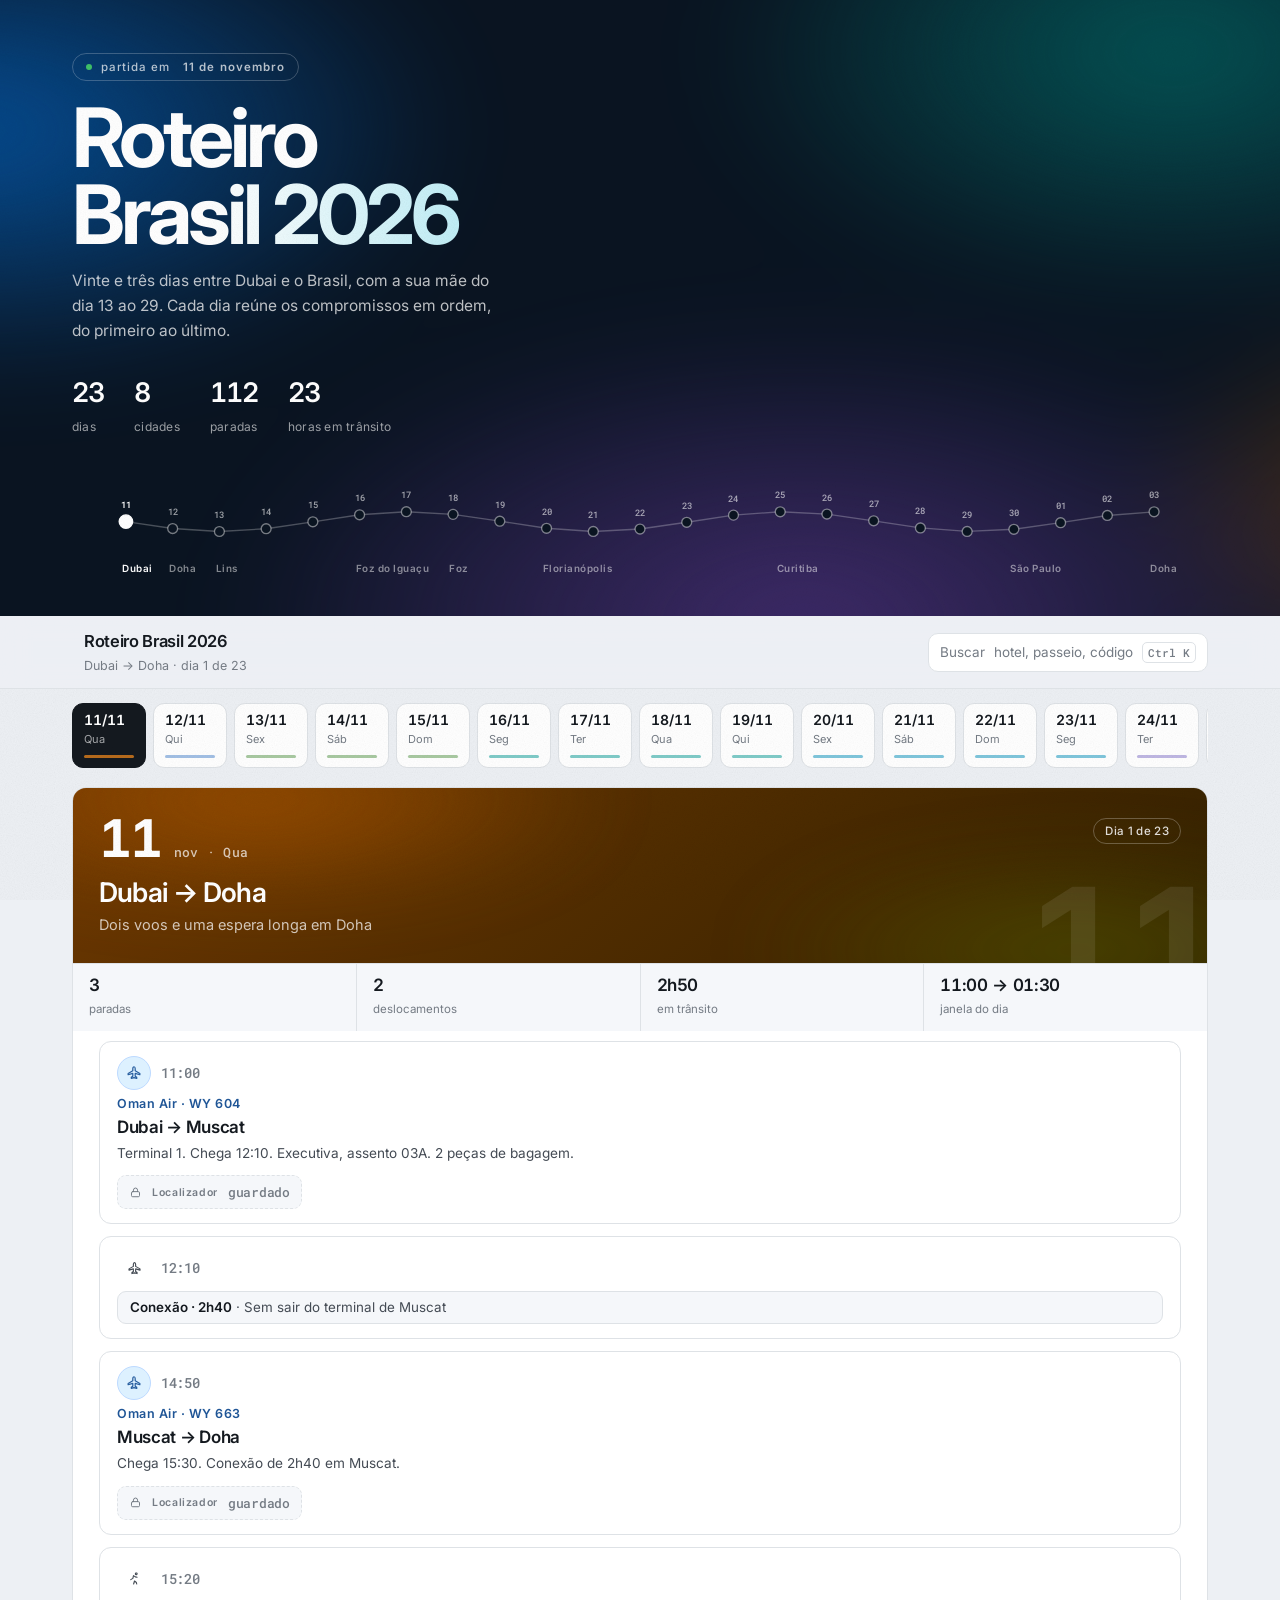
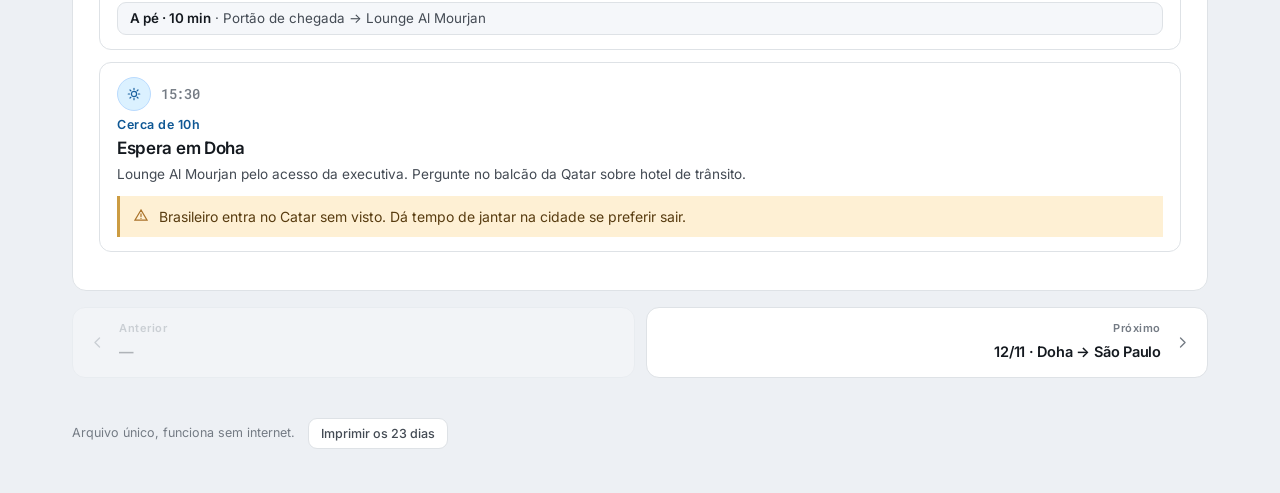
<file: index.html>
<!doctype html>
<html lang="pt-BR">
<head>
<meta charset="utf-8">
<meta name="viewport" content="width=device-width,initial-scale=1,viewport-fit=cover">
<meta name="color-scheme" content="light dark">
<meta name="theme-color" content="#101419">
<title>Roteiro Brasil 2026</title>
<link rel="preconnect" href="https://fonts.googleapis.com">
<link rel="preconnect" href="https://fonts.gstatic.com" crossorigin>
<link href="https://fonts.googleapis.com/css2?family=Inter:wght@400;500;600;700&family=Roboto+Mono:wght@400;500&display=swap" rel="stylesheet">
<style>
:root{
  --bg:#eef1f4;            --bg:oklch(95.5% .006 250);
  --surf:#ffffff;          --surf:oklch(100% 0 0);
  --surf2:#f5f7f9;         --surf2:oklch(97.6% .004 250);
  --ink:#101419;           --ink:oklch(21% .015 255);
  --ink2:#3b4552;          --ink2:oklch(41% .018 255);
  --mut:#6d7885;           --mut:oklch(58% .016 255);
  --line:#e0e5ea;          --line:oklch(91% .007 255);
  --line2:#cdd5dc;         --line2:oklch(85% .011 255);
  --h-voo:255; --h-onibus:300; --h-hotel:165; --h-passeio:70;
  --h-jantar:20; --h-livre:250; --h-via:250; --h-festa:330;
  --ft:'Inter',-apple-system,BlinkMacSystemFont,'Segoe UI',Roboto,Arial,sans-serif;
  --fm:'Roboto Mono',ui-monospace,SFMono-Regular,Menlo,monospace;
  --mk:34px; --gap:16px; --esc:1;
  --r:14px;
}
@media (prefers-color-scheme:dark){
  :root{
    --bg:#0d1116;   --bg:oklch(17% .012 255);
    --surf:#141a21; --surf:oklch(21.5% .014 255);
    --surf2:#1a212a;--surf2:oklch(25% .015 255);
    --ink:#e9eef3;  --ink:oklch(94% .008 255);
    --ink2:#b7c2ce; --ink2:oklch(81% .014 255);
    --mut:#8593a1;  --mut:oklch(65% .018 255);
    --line:#232c36; --line:oklch(29% .016 255);
    --line2:#313d49;--line2:oklch(36% .018 255);
  }
}
*{box-sizing:border-box}
.grao{position:fixed;inset:0;z-index:1;pointer-events:none;opacity:.5;mix-blend-mode:multiply;
  background-image:url("data:image/svg+xml,%3Csvg xmlns='http://www.w3.org/2000/svg' width='160' height='160'%3E%3Cfilter id='n'%3E%3CfeTurbulence type='fractalNoise' baseFrequency='.9' numOctaves='3'/%3E%3CfeColorMatrix type='saturate' values='0'/%3E%3C/filter%3E%3Crect width='160' height='160' filter='url(%23n)' opacity='.22'/%3E%3C/svg%3E")}
@media (prefers-color-scheme:dark){.grao{mix-blend-mode:screen;opacity:.22}}
html{-webkit-text-size-adjust:100%;scroll-behavior:smooth}
body{margin:0;background:var(--bg);color:var(--ink);
  font:400 16px/1.55 var(--ft);-webkit-font-smoothing:antialiased;text-wrap:pretty}
svg{display:block}
h1,h2,h3{text-wrap:balance}

/* cabeçalho */
.topo{position:sticky;top:0;z-index:50;background:color-mix(in oklab,var(--bg) 88%,transparent);
  backdrop-filter:saturate(180%) blur(14px);border-bottom:1px solid var(--line)}
.topo .in{max-width:1180px;margin:0 auto;padding:13px 22px;display:flex;gap:18px;align-items:center}
.marca{display:flex;align-items:center;gap:12px;min-width:0}
.marca .anel{flex:0 0 auto}
.marca h1{margin:0;font-size:16.5px;font-weight:600;letter-spacing:-.02em;white-space:nowrap;
  overflow:hidden;text-overflow:ellipsis}
.marca p{margin:1px 0 0;font-size:12.5px;color:var(--mut);white-space:nowrap}
.cmd{margin-left:auto;display:flex;align-items:center;gap:9px;cursor:pointer;background:var(--surf);
  border:1px solid var(--line);border-radius:10px;padding:8px 11px;color:var(--mut);font:400 13.5px var(--ft)}
.cmd:hover{border-color:var(--line2);color:var(--ink2)}
.cmd kbd{font:500 11px var(--fm);border:1px solid var(--line);border-radius:5px;padding:2px 5px;color:var(--mut)}
@media(max-width:640px){.cmd span{display:none}.marca p{display:none}}

/* herói */
.heroi{position:relative;overflow:hidden;background:oklch(19% .03 255);color:#fff;isolation:isolate}
.heroi .malha{position:absolute;inset:-30%;z-index:-1;filter:blur(48px);opacity:.85;
  background:
   radial-gradient(38% 42% at 18% 32%,oklch(52% .17 255/.85),transparent 62%),
   radial-gradient(36% 40% at 76% 24%,oklch(50% .15 190/.75),transparent 64%),
   radial-gradient(44% 46% at 58% 82%,oklch(46% .16 300/.7),transparent 66%),
   radial-gradient(30% 34% at 92% 70%,oklch(58% .16 60/.55),transparent 62%);
  animation:deriva 34s ease-in-out infinite alternate}
@keyframes deriva{
  0%{transform:translate3d(0,0,0) scale(1)}
  50%{transform:translate3d(-3%,2%,0) scale(1.08)}
  100%{transform:translate3d(3%,-2%,0) scale(1.03)}}
.heroi .in{max-width:1180px;margin:0 auto;padding:52px 22px 26px;position:relative}
.heroi .et{display:inline-flex;align-items:center;gap:9px;font:500 11.5px var(--ft);letter-spacing:.09em;
  color:rgba(255,255,255,.72);border:1px solid rgba(255,255,255,.22);border-radius:20px;padding:6px 13px}
.heroi .et i{width:6px;height:6px;border-radius:50%;background:oklch(72% .17 150);
  box-shadow:0 0 0 0 oklch(72% .17 150/.7);animation:pulso 2.6s ease-out infinite}
@keyframes pulso{70%{box-shadow:0 0 0 9px oklch(72% .17 150/0)}100%{box-shadow:0 0 0 0 oklch(72% .17 150/0)}}
.heroi h1{margin:18px 0 0;font-size:clamp(38px,8.4vw,82px);font-weight:700;letter-spacing:-.05em;line-height:.94}
.heroi h1 span{display:block;color:transparent;background:linear-gradient(92deg,#fff 12%,oklch(83% .1 210) 58%,oklch(78% .12 60));
  -webkit-background-clip:text;background-clip:text}
.heroi .sob{margin:16px 0 0;max-width:44ch;font-size:15.5px;line-height:1.6;color:rgba(255,255,255,.74)}
.heroi .nums{display:flex;flex-wrap:wrap;gap:30px;margin:28px 0 6px}
.heroi .nums div b{display:block;font-size:27px;font-weight:600;letter-spacing:-.035em;font-variant-numeric:tabular-nums}
.heroi .nums div span{font-size:12px;color:rgba(255,255,255,.6);letter-spacing:.02em}

/* mapa da rota */
.mapa{position:relative;max-width:1180px;margin:0 auto;padding:6px 22px 20px;overflow-x:auto;scrollbar-width:none}
.mapa::-webkit-scrollbar{display:none}
.mapa svg{min-width:940px;width:100%;height:120px;overflow:visible}
.mapa .fio{fill:none;stroke:rgba(255,255,255,.26);stroke-width:1.5;stroke-linecap:round}
.mapa .fio.feito{stroke:#fff;stroke-width:2;stroke-dasharray:var(--L);stroke-dashoffset:var(--L);
  animation:tracar 1.5s cubic-bezier(.6,0,.2,1) .25s forwards}
@keyframes tracar{to{stroke-dashoffset:0}}
.mapa .no{cursor:pointer}
.mapa .no circle{fill:oklch(19% .03 255);stroke:rgba(255,255,255,.45);stroke-width:1.5;transition:r .18s,stroke .18s}
.mapa .no:hover circle{stroke:#fff;r:7}
.mapa .no.at circle{fill:#fff;stroke:#fff;r:7.5}
.mapa .no.hoje circle{stroke:oklch(72% .17 150);stroke-width:2.5}
.mapa .no text{font:500 10.5px var(--fm);fill:rgba(255,255,255,.62);text-anchor:middle}
.mapa .no.at text{fill:#fff;font-weight:600}
.mapa .cid{font:600 11px var(--ft);fill:rgba(255,255,255,.5);letter-spacing:.05em}
.mapa .cid.at{fill:#fff}

/* trilho de dias */
.trilho{max-width:1180px;margin:0 auto;padding:0 22px}
.rol{display:flex;gap:7px;overflow-x:auto;scroll-snap-type:x proximity;padding:14px 0 15px;scrollbar-width:none}
.rol::-webkit-scrollbar{display:none}
.chip{flex:0 0 auto;scroll-snap-align:center;cursor:pointer;background:var(--surf);border:1px solid var(--line);
  border-radius:11px;padding:8px 11px 9px;font:inherit;color:var(--ink);text-align:left;min-width:74px;
  transition:border-color .16s,transform .16s}
.chip:hover{border-color:var(--line2);transform:translateY(-1px)}
.chip b{display:block;font:600 14px/1.1 var(--ft);font-variant-numeric:tabular-nums}
.chip i{display:block;font-style:normal;font-size:11px;color:var(--mut);margin-top:3px}
.chip u{display:block;height:3px;border-radius:2px;margin-top:7px;background:var(--rc);opacity:.5;text-decoration:none}
.chip[aria-current="true"]{background:var(--ink);border-color:var(--ink);color:var(--surf)}
.chip[aria-current="true"] i{color:color-mix(in oklab,var(--surf) 62%,transparent)}
.chip[aria-current="true"] u{opacity:1}
.chip.hoje b:after{content:"hoje";font:500 9.5px var(--ft);letter-spacing:.04em;margin-left:6px;
  color:var(--rc);vertical-align:1px}

/* folha */
.palco{max-width:1180px;margin:0 auto;padding:4px 22px 40px}
.folha{container-type:inline-size;background:var(--surf);border:1px solid var(--line);border-radius:var(--r);
  overflow:hidden;view-transition-name:folha}
.capa{position:relative;overflow:hidden;padding:30px 26px 26px;color:#fff;isolation:isolate;
  background:linear-gradient(140deg,oklch(40% .1 var(--rh)),oklch(26% .07 calc(var(--rh) + 26)))}
.capa:before{content:"";position:absolute;inset:-40% -10%;z-index:-1;filter:blur(42px);opacity:.75;
  background:radial-gradient(42% 52% at 22% 26%,oklch(62% .17 var(--rh)/.75),transparent 64%),
             radial-gradient(38% 48% at 82% 74%,oklch(54% .16 calc(var(--rh) + 60)/.6),transparent 66%);
  transform:translateY(var(--par,0px))}
.capa:after{content:attr(data-n);position:absolute;right:-14px;bottom:-46px;z-index:-1;
  font:700 168px/.72 var(--ft);letter-spacing:-.06em;color:rgba(255,255,255,.085);font-variant-numeric:tabular-nums}
.capa .l1{display:flex;gap:18px;align-items:flex-start;justify-content:space-between;flex-wrap:wrap}
.capa .dt{display:flex;align-items:baseline;gap:12px}
.capa .dt b{font-size:clamp(38px,7vw,52px);font-weight:700;letter-spacing:-.05em;line-height:.82;
  font-variant-numeric:tabular-nums}
.capa .dt i{font-style:normal;font:500 13px var(--fm);color:rgba(255,255,255,.72);letter-spacing:.02em}
.capa .tag{font:500 11.5px var(--ft);letter-spacing:.03em;color:rgba(255,255,255,.86);
  border:1px solid rgba(255,255,255,.26);border-radius:20px;padding:5px 11px}
.capa h2{margin:16px 0 0;font-size:clamp(20px,3.4cqi + 14px,27px);font-weight:600;letter-spacing:-.028em;line-height:1.15}
.capa p{margin:6px 0 0;font-size:14.5px;color:rgba(255,255,255,.72)}
.medidas{display:flex;gap:0;border-top:1px solid var(--line);background:var(--surf2)}
.medidas div{flex:1;padding:11px 16px;border-right:1px solid var(--line)}
.medidas div:last-child{border-right:0}
.medidas b{display:block;font:600 17px/1.2 var(--ft);letter-spacing:-.02em;font-variant-numeric:tabular-nums}
.medidas div{transition:background .2s}.medidas div:hover{background:var(--surf)}
.medidas span{font-size:11.5px;color:var(--mut)}

/* linha do tempo */
.tl{padding:10px 26px 26px}
.linha{display:flex;flex-wrap:wrap;align-items:center;column-gap:10px;row-gap:6px}
.linha.par,.linha.via{background:var(--surf);border:1px solid var(--line);border-radius:12px;
  padding:14px 17px;margin-bottom:12px;transition:border-color .2s,box-shadow .2s}
.linha.par:hover{border-color:oklch(72% .08 var(--h));box-shadow:0 6px 22px oklch(55% .13 var(--h)/.12)}
.linha.par>.mk,.linha.via>.mk{order:0}
.hh{order:1;text-align:left;font:500 14px/1 var(--fm);letter-spacing:-.02em;color:var(--mut);
  font-variant-numeric:tabular-nums}
.mk{width:var(--mk);height:var(--mk);border-radius:50%;display:flex;align-items:center;justify-content:center;
  background:oklch(95% .04 var(--h));border:1px solid oklch(88% .06 var(--h));flex:0 0 auto}
.mk svg{width:16px;height:16px;stroke:oklch(48% .12 var(--h));fill:none;stroke-width:1.8;stroke-linecap:round;stroke-linejoin:round}
@media (prefers-color-scheme:dark){
  .mk{background:oklch(30% .05 var(--h));border-color:oklch(38% .06 var(--h))}
  .mk svg{stroke:oklch(78% .11 var(--h))}
}
.par .cx{order:2;flex:1 0 100%}
.linha{opacity:0;transform:translateY(10px)}
.linha.vis{opacity:1;transform:none;transition:opacity .5s cubic-bezier(.2,.7,.3,1),transform .5s cubic-bezier(.2,.7,.3,1)}
@media (prefers-reduced-motion:reduce){.linha{opacity:1;transform:none}}
.par .rot{font:600 12.5px var(--ft);letter-spacing:.04em;color:oklch(45% .12 var(--h))}
@media (prefers-color-scheme:dark){.par .rot{color:oklch(76% .1 var(--h))}}
.par h3{margin:6px 0 5px;font-size:17px;font-weight:600;letter-spacing:-.018em;line-height:1.25}
.par p{margin:0;font-size:13.6px;line-height:1.5;color:var(--ink2)}
.cod{display:inline-flex;align-items:center;gap:10px;margin-top:12px;border:1px solid var(--line);
  background:var(--surf2);border-radius:9px;padding:7px 11px;font:500 13px var(--fm);letter-spacing:-.02em}
.cod b{font:600 10.5px var(--ft);letter-spacing:.06em;color:var(--mut)}
.cod.trv{cursor:pointer;color:var(--mut);border-style:dashed}
.cod.trv:hover{border-color:var(--line2);color:var(--ink2)}
.cod svg{width:13px;height:13px;stroke:currentColor;fill:none;stroke-width:1.8;stroke-linecap:round}
.pal .aviso{padding:0 18px 14px;color:oklch(55% .16 25);font-size:13px}
.pal .ok{padding:0 18px 14px;color:var(--mut);font-size:13px}
.av{display:flex;gap:10px;margin-top:12px;font-size:14px;line-height:1.5;
  color:oklch(38% .07 75);background:oklch(96% .04 85);border-left:3px solid oklch(72% .12 80);padding:10px 13px}
@media (prefers-color-scheme:dark){.av{color:oklch(88% .05 85);background:oklch(28% .04 80)}}
.av svg{flex:0 0 auto;width:16px;height:16px;stroke:oklch(60% .11 70);fill:none;stroke-width:1.8;stroke-linecap:round;margin-top:1px}
.via{color:var(--ink2);font-size:13.4px}
.via>span:last-child{order:2;flex:1 0 100%;background:var(--surf2);border:1px solid var(--line);border-radius:9px;padding:6px 12px;line-height:1.4}
.via .mk{background:none;border:0}
.via .mk svg{stroke:var(--ink2);width:15px;height:15px}
.via b{font-weight:600;color:var(--ink)}
.vao{display:none}
.tl>.linha:has(>.vao){display:none}

/* passos */
.passos{display:flex;gap:11px;margin-top:16px}
.passos button{flex:1;display:flex;align-items:center;gap:13px;cursor:pointer;background:var(--surf);
  border:1px solid var(--line);border-radius:13px;padding:13px 16px;font:inherit;color:var(--ink);text-align:left;
  transition:border-color .16s,transform .16s}
.passos button:hover:not(:disabled){border-color:var(--line2);transform:translateY(-1px)}
.passos button:disabled{opacity:.28;cursor:default}
.passos .fim{justify-content:flex-end;text-align:right}
.passos svg{flex:0 0 auto;width:17px;height:17px;stroke:var(--mut);fill:none;stroke-width:1.9;stroke-linecap:round;stroke-linejoin:round}
.passos b{display:block;font:600 11px var(--ft);letter-spacing:.05em;color:var(--mut);margin-bottom:4px}
.passos em{font-style:normal;font-size:14.5px;font-weight:600;letter-spacing:-.015em}

/* paleta de comandos */
.overlay{position:fixed;inset:0;z-index:100;background:color-mix(in oklab,var(--ink) 42%,transparent);
  display:none;align-items:flex-start;justify-content:center;padding:14vh 18px 18px;backdrop-filter:blur(3px)}
.overlay.on{display:flex}
.pal{width:min(640px,100%);background:var(--surf);border:1px solid var(--line2);border-radius:15px;overflow:hidden;
  box-shadow:0 24px 60px rgba(0,0,0,.28)}
.pal input{width:100%;border:0;border-bottom:1px solid var(--line);background:none;color:var(--ink);
  padding:16px 18px;font:400 16px var(--ft)}
.pal input:focus{outline:none}
.pal .saida{max-height:52vh;overflow:auto;padding:6px}
.pal .it{display:flex;gap:13px;align-items:center;width:100%;text-align:left;background:none;border:0;cursor:pointer;
  border-radius:9px;padding:10px 12px;font:inherit;color:var(--ink)}
.pal .it[data-sel="1"]{background:var(--surf2)}
.pal .it .d{font:500 12px var(--fm);color:var(--mut);flex:0 0 46px}
.pal .it b{font-size:14.5px;font-weight:500}
.pal .it small{display:block;color:var(--mut);font-size:12.5px}
.pal .rod{border-top:1px solid var(--line);padding:9px 14px;color:var(--mut);font-size:11.5px;display:flex;gap:14px}
.pal .vazio{padding:20px;color:var(--mut);font-size:14px;text-align:center}

.rodape{max-width:1180px;margin:0 auto;padding:0 22px 44px;color:var(--mut);font-size:12.5px;
  display:flex;gap:13px;flex-wrap:wrap;align-items:center}
.rodape button{cursor:pointer;background:var(--surf);border:1px solid var(--line);border-radius:9px;
  padding:7px 12px;font:500 12.5px var(--ft);color:var(--ink2)}
:focus-visible{outline:2px solid oklch(60% .14 255);outline-offset:2px}

@container (max-width:560px){
  :root{--mk:26px;--gap:8px}
  .tl{padding:8px 16px 20px}
  .capa{padding:18px}
  .medidas{flex-wrap:wrap}
  .linha.par,.linha.via{padding:12px 14px}
  .hh{font-size:13.5px}
}
@media(max-width:560px){.palco{padding:2px 14px 34px}.trilho{padding:0 14px}.topo .in{padding:11px 14px}}

@media print{
  .topo,.trilho,.passos,.rodape,.overlay{display:none}
  body{background:#fff}
  .palco{padding:0;max-width:none}
  .folha{page-break-after:always;border:0;border-radius:0;margin-bottom:0}
  .capa{color:#000;background:none;border-bottom:2px solid #000}
  .capa .dt i,.capa p{color:#444}
  .linha{opacity:1!important;transform:none!important}
}
@media(prefers-reduced-motion:reduce){*{animation:none!important;transition:none!important;scroll-behavior:auto}}
::view-transition-old(folha),::view-transition-new(folha){animation-duration:.22s}
</style>
</head>
<body>
<div class="grao" aria-hidden="true"></div>

<section class="heroi">
  <div class="malha" aria-hidden="true"></div>
  <div class="in">
    <span class="et"><i></i>partida em <b id="faltam" style="font-weight:600;margin-left:4px"></b></span>
    <h1>Roteiro<span>Brasil 2026</span></h1>
    <p class="sob">Vinte e três dias entre Dubai e o Brasil, com a sua mãe do dia 13 ao 29. Cada dia reúne os compromissos em ordem, do primeiro ao último.</p>
    <div class="nums" id="nums"></div>
  </div>
  <div class="mapa"><div id="rota"></div></div>
</section>

<header class="topo"><div class="in">
  <div class="marca">
    <span class="anel" id="anel"></span>
    <span><h1>Roteiro Brasil 2026</h1><p id="sub">Rafael e mãe · 23 dias</p></span>
  </div>
  <button class="cmd" id="abrirPal" type="button">Buscar <span>hotel, passeio, código</span> <kbd>Ctrl K</kbd></button>
</div></header>

<nav class="trilho"><div class="rol" id="rol"></div></nav>
<div class="palco">
  <main id="tela"></main>
  <nav class="passos" id="passos"></nav>
</div>
<p class="rodape"><span>Arquivo único, funciona sem internet.</span>
  <button type="button" id="imp">Imprimir os 23 dias</button></p>

<div class="overlay" id="ov"><div class="pal">
  <input id="q" type="text" placeholder="Ir para um dia, hotel, passeio ou código" autocomplete="off">
  <div class="saida" id="saida"></div>
  <div class="rod"><span>↑↓ navegar</span><span>Enter abrir</span><span>Esc fechar</span></div>
</div></div>

<script>
const DADOS={"PEND": [{"n": "Outubro", "t": "Museu do Ipiranga · 01/12", "p": "Entrada por horário marcado. Monitorar a abertura do calendário em meados de outubro."}, {"n": "Outubro", "t": "Confirmar local e horário do ENADE · 29/11", "p": "O cartão de confirmação sai antes da prova. Cheque o endereço e o horário de fechamento dos portões, e avise a mãe onde encontrar você depois."}, {"n": "Agora", "t": "Código da reserva do Novotel Curitiba", "p": "O hotel mudou do Pestana para o Novotel, na Rua Doutor Pedrosa 288. Preencha o código nos dias 24 e 29 e avise a Serra Verde Express do novo endereço do apanhe da Litorina."}, {"n": "Agora", "t": "Chão Batido abre na segunda? · 23/11", "p": "O jantar do dia 23 é em Santo Antônio de Lisboa, depois do pôr do sol. Confirme por telefone que a casa abre segunda antes de contar com ela."}, {"n": "Novembro", "t": "Transfer Sooz → GRU · noite de 01/12", "p": "Voo 02:10. Sair do hotel 22:30, estar no aeroporto às 23:10."}, {"n": "Novembro", "t": "Reservar os jantares que enchem", "p": "El Señor Asador no sábado 21 e Chão Batido na segunda 23, em Florianópolis. Ibérico e Taco El Pancho em Curitiba. Graça Mineira em São Paulo. Por telefone ou WhatsApp, uma semana antes."}, {"n": "Feito", "t": "Seguro da mãe · dia na Argentina", "p": "Contratado só para a travessia de 18/11, que é onde ele é exigido. Cobertura doméstica fica por conta do convênio dela."}], "D": [{"d": "11", "m": "nov", "sem": "Qua", "c": "Dubai → Doha", "r": "Dois voos e uma espera longa em Doha", "i": [{"h": "11:00", "k": "voo", "g": "Oman Air · WY 604", "t": "Dubai → Muscat", "x": "Terminal 1. Chega 12:10. Executiva, assento 03A. 2 peças de bagagem.", "cod": "pfk5oK5NkqwxJDt2EJCf1vU8sPPRKMm1Ag+FOc7Cb+HYXg==", "cl": "Localizador", "cf": 1}, {"mv": "2h40|Conexão|Sem sair do terminal de Muscat|12:10"}, {"h": "14:50", "k": "voo", "g": "Oman Air · WY 663", "t": "Muscat → Doha", "x": "Chega 15:30. Conexão de 2h40 em Muscat.", "cod": "O75QFeCKRwxbDqr5do+daDFrhV3D1+uyCrrfnF6TpPfTrg==", "cl": "Localizador", "cf": 1}, {"mv": "10 min|A pé|Portão de chegada → Lounge Al Mourjan|15:20"}, {"h": "15:30", "k": "livre", "g": "Cerca de 10h", "t": "Espera em Doha", "x": "Lounge Al Mourjan pelo acesso da executiva. Pergunte no balcão da Qatar sobre hotel de trânsito.", "av": "Brasileiro entra no Catar sem visto. Dá tempo de jantar na cidade se preferir sair."}]}, {"d": "12", "m": "nov", "sem": "Qui", "c": "Doha → São Paulo", "r": "Chegada, Mercadão e ônibus noturno para Lins", "i": [{"h": "01:35", "k": "voo", "g": "Qatar Airways · WY 6029", "t": "Doha → Guarulhos", "x": "Chega 10:40 no Terminal 3. Qsuite, assento 5K.", "cod": "agpcvCJyy6NkZr+sujGV5s/RxDDo2LZAmmBSsuL1B7VMUg==", "cl": "Reserva Qatar", "cf": 1}, {"h": "11:30", "k": "via", "g": "Transfer · 50 min", "t": "GRU Terminal 3 → ibis, na República", "x": "Já reservado. Chegada por volta das 12:20. Deixe as malas no hotel antes de sair.", "cod": "S5WG1+RAMMxvXlK9hHLJOAXeLNum8MlfCr/9dnh9R0gO+pj3Gg==", "cl": "Booking", "cf": 1}, {"mv": "15 min|Uber|ibis → Mercadão|12:25"}, {"h": "12:40", "k": "passeio", "g": "2h", "t": "Mercado Municipal", "x": "Almoce lá: sanduíche de mortadela no mezanino, no Hocca Bar ou no Bar do Mané, e pastel de bacalhau no Hocca. Depois desça e ande pelos boxes de frutas, que dão prova.", "av": "Fecha às 18:00. Leve algum dinheiro, parte dos boxes ainda prefere espécie."}, {"mv": "15 min|Uber|Mercadão → ibis|14:45"}, {"h": "15:00", "k": "hotel", "g": "Check-in", "t": "ibis budget SP Centro São João", "x": "Av. São João 1140, Centro. Check-in até 23:30. Sem café da manhã.", "cod": "uWF/qKcCvDr4iKoz95dnN+PECZUb+XjsNfhDWAccnaEayYNCx40+N2DaHssKnqMhYDl+/A==", "cl": "Reserva", "cf": 1}, {"mv": "50 min|Uber|Hotel → Studio Maurício Cácomo|15:10"}, {"h": "16:00", "k": "passeio", "g": "1h30", "t": "Corte no Studio Maurício Cácomo", "x": "R. Dr. Artur Bernardes, 143, Centro, Guarulhos. Atendimento até por volta das 17:30.", "av": "São Paulo → Guarulhos tem trânsito imprevisível nesse horário. Os tempos de Uber são estimativas, saia com folga."}, {"mv": "60 min|Uber|Studio Maurício Cácomo → Hotel|17:30"}, {"h": "19:30", "k": "jantar", "t": "Restaurante do ibis budget", "x": "Jantar no próprio hotel antes de sair. Evita procurar lugar no centro à noite carregando mala."}, {"mv": "20 min|Uber|Hotel → Terminal Barra Funda|21:00"}, {"h": "22:15", "k": "onibus", "g": "Reunidas", "t": "Barra Funda → Lins", "x": "Leito cama, poltrona 55, plataforma 10. Chegue por volta das 21:20, com folga.", "cod": "zPN9CizFaldB1e2NkwNZD/hDXfzlwljnE12+iJy9q4YpYtkV2Z8BLg==", "cl": "Bilhete", "cf": 1}]}, {"d": "13", "m": "nov", "sem": "Sex", "c": "Lins", "r": "Chegada de madrugada e dia com a família", "i": [{"h": "05:30", "k": "via", "g": "Chegada", "t": "Rodoviária de Lins", "x": "Av. Tiradentes 2401. Sua mãe busca vocês no desembarque."}, {"mv": "15 min|Carro|Rodoviária de Lins → Parque Alto da Boa Vista|05:45"}, {"h": "06:00", "k": "livre", "t": "Casa da família", "x": "Vá direto para a casa da sua mãe. Banho, café e descanso antes de o dia começar."}, {"h": "—", "k": "livre", "g": "Dia inteiro", "t": "Família e cidade", "x": "Dia livre com os irmãos e as crianças. Sem nada marcado."}, {"h": "19:00", "k": "jantar", "t": "Em casa, com a mãe", "x": "Sem restaurante. Ela cozinha."}]}, {"d": "14", "m": "nov", "sem": "Sáb", "c": "Lins", "r": "Dia livre", "i": [{"h": "—", "k": "livre", "g": "Dia livre", "t": "Sem planos", "x": "Festa de 90 anos da vó Maria cancelada. Dia aberto com a família."}]}, {"d": "15", "m": "nov", "sem": "Dom", "c": "Lins → Bauru → Foz", "r": "Manhã com a família e a conexão mais apertada da viagem", "i": [{"h": "08:15", "k": "livre", "g": "Manhã e início da tarde", "t": "Livre com a família", "x": "Despedida sem pressa. Faça a refeição principal aqui, porque em Bauru sobra pouco mais de uma hora."}, {"mv": "10 min|Carro|Casa da família → Rodoviária de Lins|14:30"}, {"h": "15:05", "k": "onibus", "g": "Reunidas", "t": "Lins → Bauru", "x": "Executivo. Rafa poltrona 3, mãe poltrona 4. Chega 17:20. Chegue por volta das 14:40.", "cod": "p6pw7tfwIrWN1US/5dp2+sLZjcOBfzlV6GNIhXcEdZ3q/bewj/ZCJXFfJ8TJvA9/VtDacFSpe6z7LmWUv9EgWkas", "cl": "Bilhetes", "cf": 1}, {"h": "17:20", "k": "livre", "g": "1h55 até o Garcia", "t": "Bauru", "x": "Sem tempo para sair da rodoviária. Coma algo ali mesmo e fique de olho na plataforma.", "av": "É a folga mais curta do roteiro. Se o Reunidas atrasar muito, o Garcia das 19:15 é o único do dia. Plano B: Hotel Saint Martin, a minutos da rodoviária."}, {"h": "19:15", "k": "onibus", "g": "Viação Garcia", "t": "Bauru → Foz do Iguaçu", "x": "Cabine cama. Rafa poltrona 79, mãe poltrona 80. Linha Ribeirão Preto–Foz do Iguaçu.", "cod": "5W7h+XS3tyNoFEcLMaLI90pefPfOu9vaux7cB/dZyhSmt4r8ul3shbR7fMgJUUjEkF4rK0m8yAs=", "cl": "Bilhetes", "av": "A plataforma não vem impressa no bilhete. Confirme no painel ao chegar em Bauru.", "cf": 1}]}, {"d": "16", "m": "nov", "sem": "Seg", "c": "Foz do Iguaçu", "r": "Chegada de ônibus e Itaipu à tarde. Dia curto de propósito", "i": [{"h": "09:25", "k": "via", "g": "Chegada", "t": "Rodoviária de Foz", "x": "Desembarque, retirada das malas do bagageiro e táxi ou app. Conte uns 30 min até estar no carro."}, {"mv": "20 min|Uber|Rodoviária de Foz → Recanto Cataratas|09:55"}, {"h": "10:15", "k": "hotel", "g": "Guarda-volumes", "t": "Recanto Cataratas Thermas Resort", "x": "Av. Costa e Silva 3500. Check-in só às 15:00. Deixe as malas, use as piscinas termais e almoce ali antes de Itaipu.", "cod": "S6oKdjLoRi+XBov7osQ3VeX58QBkoaSkaEORwny8hDDA2O9yh0tRhGnISNoetJdtG/olwg==", "cl": "Reserva", "cf": 1}, {"mv": "25 min|Uber|Recanto Cataratas → Itaipu|14:05"}, {"h": "14:30", "k": "passeio", "t": "Itaipu Special Tour", "x": "Av. Tancredo Neves 6702. Visita às 15:00, chegue 30 min antes.", "cod": "Vukv/dGYAiduxOWENQUHUfQ5y09zYLEIA1z62suRv0HsyKtRupY=", "cl": "Ingresso", "av": "Nenhum tipo de bolsa é permitido, armário custa R$ 10. Calçado fechado sem salto. Documento com foto. Drones proibidos.", "cf": 1}, {"mv": "20 min|Uber|Itaipu → Monjolo|19:40"}, {"h": "20:00", "k": "jantar", "g": "Jantar decidido", "t": "Baru Gastronomia", "x": "Av. Paraná 3515, Monjolo. Contemporânea, porções generosas. Aberto das 07:00 à meia-noite, todos os dias.", "cod": "Bni//2vUonIe4Y2Hgm+UBclVS3RjLSiosSAhRCEVzqAXP68BP2npWbMs/8hp", "cl": "Telefone", "cf": 1}]}, {"d": "17", "m": "nov", "sem": "Ter", "c": "Foz do Iguaçu", "r": "Manhã livre, Parque das Aves e o pôr do sol", "i": [{"h": "09:00", "k": "livre", "g": "Manhã livre", "t": "Descanso no Recanto", "x": "Termas, piscina e café sem pressa. O dia só começa de verdade às 13:00."}, {"mv": "20 min|Uber|Recanto Cataratas → Parque das Aves|12:40"}, {"h": "13:00", "k": "passeio", "g": "3h", "t": "Parque das Aves", "x": "Entrada válida das 08:30 às 16:30. Fica em frente ao Parque Nacional.", "cod": "dlU4LbpjmEpxzRh5PEeRV/Jj6WpTOC9uwSNrMnH8rv1hwqpMSd8=", "cl": "Ingresso", "cf": 1}, {"mv": "5 min|A pé|Parque das Aves → Centro de Visitantes|16:25"}, {"h": "16:30", "k": "passeio", "t": "Pôr do Sol nas Cataratas", "x": "Embarque no Centro de Visitantes às 17:00 ou 17:30. Desembarque no Espaço Naipi dá acesso aos elevadores da Garganta do Diabo sem trilha. Brinde com espumante incluso.", "cod": "qdz54jgIRF88ijGvjzOGfWZdMedjRB+uVgdiPSy3lMlvDWN0KZE=", "cl": "Ingresso", "av": "Retire a pulseira antes, na Sala de Turismo do Centro de Visitantes. Acontece com qualquer clima.", "cf": 1}, {"mv": "20 min|Uber|Espaço Naipi → Recanto Cataratas|19:40"}, {"h": "20:00", "k": "jantar", "t": "No Recanto Cataratas", "x": "Sem sair de novo. Vocês voltam do pôr do sol já tarde e o restaurante do resort resolve."}]}, {"d": "18", "m": "nov", "sem": "Qua", "c": "Foz → Argentina", "r": "Lado argentino das cataratas. Dia de passaporte", "i": [{"h": "—", "k": "passeio", "g": "Dia inteiro", "t": "Cataratas Argentinas", "x": "Transporte compartilhado, ingresso e taxa de turismo inclusos. O almoço não está incluso: coma nos restaurantes do parque ou leve lanche, porque o dia inteiro é dentro dele.", "cod": "pWabdcclnsnOr8oRlN1dzbzjGFINZIb05d8eP6Q4vE5BZeOzCOdPsQ==", "cl": "Reserva", "av": "Leve o passaporte e uma cópia do documento da mãe. O horário do apanhe é informado depois das 18:30 do dia anterior. Pós-venda +55 45 99134-1079.", "cf": 1}, {"mv": "40 min|Van|Puerto Iguazú → Recanto Cataratas|17:50"}, {"h": "18:30", "k": "via", "g": "Volta", "t": "Chegada ao Recanto", "x": "Horário aproximado. Dia inteiro em pé, com travessia de fronteira nos dois sentidos."}, {"h": "20:00", "k": "jantar", "g": "Decidir no dia", "t": "No Recanto ou TropCalia", "x": "Se vocês voltarem da Argentina depois das 18:30, jantem no resort mesmo. Se chegarem cedo e com disposição, o TropCalia fica a 15 min e vai até 23:30.", "cod": "GEOwwTQcnrXcwA+W5YPIM1vkAt+6DdritZqNEvv46zBsK7JpBaZfxaFDqekz", "cl": "TropCalia", "cf": 1}]}, {"d": "19", "m": "nov", "sem": "Qui", "c": "Foz → Florianópolis", "r": "Amanhecer nas cataratas, termas e ônibus noturno", "i": [{"mv": "20 min|Uber|Recanto Cataratas → Parque Nacional|04:40"}, {"h": "05:00", "k": "passeio", "g": "Madrugada", "t": "Amanhecer nas Cataratas com café", "x": "Entrada no parque brasileiro antes da abertura ao público. Café no Porto Canoas.", "cod": "EVt+ROZMMJZd6wMl/5/ixpMMrehEqZMNcogYlw/KNwhr2kMdbznVKA==", "cl": "Reserva", "av": "De madrugada há pouco carro rodando. Peça o Uber com antecedência ou combine o táxi na recepção do Recanto na noite anterior.", "cf": 1}, {"mv": "25 min|Uber|Parque Nacional → Recanto Cataratas|11:35"}, {"h": "12:00", "k": "hotel", "g": "Check-out", "t": "Recanto Cataratas", "x": "Deixe as malas na bagageira até a hora do ônibus."}, {"h": "14:00", "k": "livre", "g": "Tarde", "t": "Termas do Recanto", "x": "Lado brasileiro já visto no amanhecer e no pôr do sol. A tarde fica para as piscinas termais antes do ônibus."}, {"mv": "20 min|Uber|Recanto Cataratas → Rodoviária de Foz|17:20"}, {"h": "18:15", "k": "onibus", "g": "Catarinense", "t": "Foz → Florianópolis", "x": "Embarque das 18:15 às 18:44, saída 18:45. Leito cama, poltronas 61 e 62. Chegue por volta das 17:40.", "cod": "x79DBe9Kk0dDW+3Bpe+prjSi3kImL9qPuCgPebCydqoceAgt3wFt29yOFJD2UY283B/6M1IXsScWtrqbG7HLaw==", "cl": "Bilhetes", "cf": 1}]}, {"d": "20", "m": "nov", "sem": "Sex", "c": "Florianópolis", "r": "Chegada, centro histórico e ponte no fim da tarde", "i": [{"h": "11:00", "k": "via", "g": "Chegada", "t": "Rodoviária de Florianópolis", "x": "Carro até o Novotel, cerca de 15 min."}, {"mv": "15 min|Uber|Rodoviária de Floripa → Novotel|11:15"}, {"h": "11:30", "k": "hotel", "g": "Guarda-volumes", "t": "Novotel Florianópolis", "x": "Av. Rubens Arruda Ramos 2034, Beira Mar Norte. Deixe as malas, o quarto sai às 15:00.", "cod": "02z2bInuFaL0UmP6u2vexkeMdyTs1wXtwaaC2WrqwmV6lYffng9UeJH9lkHPVF7BeFv5Dg==", "cl": "Reserva", "av": "Peça early check-in no balcão. Se houver quarto livre, a rede Accor costuma liberar sem cobrar.", "cf": 1}, {"mv": "10 min|Uber|Novotel → Mercado Público|11:50"}, {"h": "12:00", "k": "passeio", "g": "1h30", "t": "Mercado Público", "x": "Almoço ali mesmo, logo na chegada."}, {"mv": "3 min|A pé|Mercado Público → Praça XV|13:42"}, {"h": "13:45", "k": "passeio", "g": "1h", "t": "Praça XV e Catedral", "x": "A figueira centenária da praça e a catedral ficam lado a lado. Passeio curto e sombreado."}, {"mv": "20 min|A pé|Praça XV → mirante da ponte|14:40"}, {"h": "15:00", "k": "passeio", "g": "1h30", "t": "Ponte Hercílio Luz", "x": "Fica perto do centro, então aproveite que vocês já estão aqui em vez de voltar depois. O mirante do lado da ilha é o melhor ângulo.", "av": "Se alguém estiver cansado, pegue Uber. São 8 min da praça."}, {"mv": "10 min|Uber|Mirante da ponte → Novotel|16:50"}, {"h": "17:00", "k": "hotel", "g": "Check-in", "t": "Novotel Florianópolis", "x": "Quatro noites, 2 camas de solteiro, café incluído. Banho e descanso antes do jantar."}, {"mv": "10 min|Uber|Novotel → Praça Getúlio Vargas|19:50"}, {"h": "20:00", "k": "jantar", "g": "Jantar decidido", "t": "Los Troncos Parrilla", "x": "Praça Getúlio Vargas 158, Centro. Parrilla uruguaia, carne no ponto certo. Sexta até 23:00. Reserve, costuma lotar.", "cod": "mZTMq73tze12Xd6JvQWprczqM4YsWm+NHXgxBO8l5V4PGRf9oU5dI0YPjDGx", "cl": "Telefone", "cf": 1}]}, {"d": "21", "m": "nov", "sem": "Sáb", "c": "Florianópolis", "r": "Costa da Lagoa de barco, o vilarejo sem carros", "i": [{"mv": "25 min|Uber|Novotel → Lagoa da Conceição|09:00"}, {"h": "09:25", "k": "via", "g": "Embarque", "t": "Centrinho da Lagoa da Conceição", "x": "O embarque da Cooperbarco fica na Rua Sen. Ivo D'Aquino 2, na beira da lagoa.", "av": "A Cooperbarco só aceita pix, débito ou dinheiro. Cartão de crédito não passa."}, {"h": "09:45", "k": "passeio", "g": "Barco · 30 min", "t": "Travessia até a Costa da Lagoa", "x": "Barco da Cooperbarco atravessando a Lagoa da Conceição. Sente do lado esquerdo para a vista dos morros."}, {"h": "10:15", "k": "passeio", "g": "4h", "t": "Costa da Lagoa", "x": "Vilarejo sem carro nenhum, só trilha e casas na beira d'água. Caminhe pela margem, sente nos restaurantes sobre a água e almoce lá.", "av": "Terreno plano na beira, mas com degraus nos trapiches. Sapato fechado ajuda. Sábado o vilarejo inteiro funciona, que é a vantagem de ter trocado o dia."}, {"h": "14:30", "k": "passeio", "g": "Barco · 30 min", "t": "Volta para a Lagoa da Conceição", "x": "Confirme o horário do último barco na chegada. Eles rodam das 08:00 às 20:00, mas com intervalos."}, {"mv": "25 min|Uber|Lagoa da Conceição → Novotel|15:05"}, {"h": "15:30", "k": "livre", "g": "Tarde livre", "t": "Volta ao Novotel", "x": "Banho e descanso. O dia inteiro foi na água e o jantar é a cinco minutos a pé."}, {"mv": "5 min|A pé|Novotel → Rua Bocaiúva|19:25"}, {"h": "19:30", "k": "jantar", "g": "Jantar decidido", "t": "El Señor Asador de Brasa", "x": "Rua Bocaiúva 2098, Centro. Carnes na brasa, cordeiro e arroz de pato. Sábado até 23:20, a cinco minutos a pé do hotel.", "cod": "xLEgOhuPr6rLg+EqvyMqx6vRg/4Pyuzo1XWLiXFqBwNJBdWYaYhJlmbDUN4=", "cl": "Telefone", "cf": 1}]}, {"d": "22", "m": "nov", "sem": "Dom", "c": "Florianópolis", "r": "Dia inteiro no norte da ilha, sem travessia", "i": [{"mv": "35 min|Uber|Novotel → Jurerê|09:30"}, {"h": "10:05", "k": "passeio", "g": "2h30", "t": "Praia de Jurerê", "x": "Mar calmo e areia plana, boa para caminhar a orla inteira. A parte tradicional, e não Jurerê Internacional, é mais tranquila num domingo."}, {"mv": "5 min|A pé|Orla → restaurantes da Av. dos Búzios|12:40"}, {"h": "12:45", "k": "jantar", "g": "1h30", "t": "Almoço em Jurerê", "x": "Faça a refeição principal aqui. Tem casa de carne e massa além dos frutos do mar."}, {"mv": "12 min|Uber|Jurerê → Praia Daniela|14:18"}, {"h": "14:30", "k": "passeio", "g": "2h", "t": "Praia Daniela", "x": "A 12 min dali, ainda mais calma e rasa. Boa para sentar à sombra no fim da tarde."}, {"mv": "35 min|Uber|Praia Daniela → Novotel|16:55"}, {"h": "17:30", "k": "livre", "g": "Volta", "t": "Novotel Florianópolis", "x": "Tarde livre. Amanhã é o dia mais longo da ilha, com pôr do sol em Santo Antônio e jantar por lá."}, {"mv": "8 min|Uber|Novotel → Centro|19:52"}, {"h": "20:00", "k": "jantar", "g": "Jantar decidido", "t": "Trattoria Carbone", "x": "Rua Felipe Schmidt 869, Centro. Costela invernale e risoto. Domingo até 23:00, quando quase tudo no centro fecha.", "cod": "1JDXFOUaOYe2DY7Yv5b+WuoTD2uzdcFGfvVSZ03ogFHY4gZ+Uyt4FdN81Mo=", "cl": "Telefone", "cf": 1}]}, {"d": "23", "m": "nov", "sem": "Seg", "c": "Florianópolis", "r": "Praias do leste e pôr do sol açoriano", "i": [{"mv": "25 min|Uber|Novotel → Praia Mole|09:00"}, {"h": "09:25", "k": "passeio", "g": "2h", "t": "Praia Mole", "x": "Areia clara e morros dos dois lados. Mar forte, é praia de olhar mais do que de entrar.", "av": "Segunda de manhã é o horário mais vazio da semana nas praias do leste."}, {"mv": "10 min|Uber|Praia Mole → Praia da Joaquina|11:25"}, {"h": "11:35", "k": "passeio", "g": "1h15", "t": "Praia da Joaquina", "x": "A 10 min da Mole. Vale pelas dunas e pelo mirante da entrada, mesmo sem descer à areia."}, {"mv": "10 min|Uber|Joaquina → Lagoa da Conceição|12:50"}, {"h": "13:00", "k": "jantar", "g": "1h15", "t": "Almoço na Lagoa", "x": "Parada só para comer, no caminho de volta. As praias não têm boa estrutura de restaurante e a Lagoa fica a 10 min da Joaquina."}, {"mv": "25 min|Uber|Lagoa da Conceição → Novotel|14:15"}, {"h": "14:40", "k": "livre", "g": "2h", "t": "Descanso no Novotel", "x": "Duas horas deitado antes de sair para o pôr do sol. O dia termina tarde e o jantar é longe do hotel."}, {"mv": "25 min|Uber|Novotel → Santo Antônio de Lisboa|16:45"}, {"h": "17:10", "k": "passeio", "g": "2h15", "t": "Santo Antônio de Lisboa", "x": "Vilarejo açoriano com o melhor pôr do sol da ilha. O sol se põe às 18:50 em novembro."}, {"mv": "5 min|A pé|Centrinho de Santo Antônio → restaurante|19:25"}, {"h": "19:30", "k": "jantar", "g": "Jantar decidido", "t": "Restaurante Chão Batido", "x": "Rua Quinze de Novembro 103, Santo Antônio de Lisboa. Frutos do mar com vista da baía, no próprio vilarejo do pôr do sol.", "cod": "lld6DItJObaxXm/xIAbGyae4MO6FYIfh4cYPuSUP48moMLSKzrTisNhGuQw=", "cl": "Telefone", "av": "Confirme por telefone se abre na segunda. Se estiver fechado, volte ao centro: a Trattoria Carbone e o Mercado Público ficam a 25 min de Uber daqui.", "cf": 1}, {"mv": "25 min|Uber|Santo Antônio de Lisboa → Novotel|21:00"}, {"h": "21:25", "k": "livre", "t": "Última noite em Floripa", "x": "A mala se arruma amanhã de manhã, sem pressa. O check-out é ao meio-dia e o ônibus para Curitiba só sai às 12:45."}]}, {"d": "24", "m": "nov", "sem": "Ter", "c": "Florianópolis → Curitiba", "r": "Cinco horas de estrada, de dia, e chegada ao centro", "i": [{"h": "—", "k": "livre", "g": "Manhã", "t": "Manhã livre na Beira Mar", "x": "Café no hotel, uma última caminhada na orla e a mala fechada com calma. O check-out é só ao meio-dia."}, {"mv": "5 min|A pé|Novotel → restaurantes da orla|10:25"}, {"h": "10:30", "k": "jantar", "g": "1h", "t": "Almoço cedo na Beira Mar", "x": "Coma antes de embarcar. O ônibus sai 12:45 e vocês só chegam em Curitiba às 19:00."}, {"h": "12:00", "k": "hotel", "g": "Check-out", "t": "Novotel Florianópolis", "x": "Check-out no horário. A rodoviária fica a 15 min.", "cod": "98RVWQ4unnqk6knGrsQtDg83bmnwpVMw7krAZeAlPyg+iYD3J11kzoVWq70Wv6aTMNbt2w==", "cl": "Reserva", "cf": 1}, {"mv": "15 min|Uber|Novotel → Rodoviária de Florianópolis|12:15"}, {"h": "12:45", "k": "onibus", "g": "Penha", "t": "Florianópolis → Curitiba", "x": "Plataforma VIP Penha. Cama. Rafa poltrona 53, mãe poltrona 52. Chegada por volta das 19:00.", "cod": "9rgC+4LGcW8tamO2OUT6c/mPFTqO2l3r3+FvOokQUxspTinOXlJ/qT8ZwLZ4g0kiWHxBvUJpm9eDRAq9u2l3eGLp", "cl": "Bilhetes", "av": "Viagem diurna, cinco horas pela BR-101, a única do roteiro com paisagem. Compre água e algo para comer na rodoviária antes de embarcar.", "cf": 1}, {"mv": "12 min|Uber|Rodoferroviária → Novotel, no centro|19:15"}, {"h": "19:30", "k": "hotel", "g": "Check-in", "t": "Novotel Curitiba Batel", "x": "Rua Doutor Pedrosa 288, Centro. Cinco noites, café incluído. Apesar do nome, o hotel fica no centro, a quatro minutos a pé da Rua 24 Horas.", "cod": "vXg4RED1zm/f7tHHheP+b8K4SwIKqAuSBurlumUmvKU2qAscdolq", "cl": "Reserva", "av": "Ponha aqui o código da reserva do Novotel antes de viajar.", "cf": 1}, {"mv": "12 min|Uber|Novotel → Rua Bpo. Dom José|20:18"}, {"h": "20:30", "k": "jantar", "g": "Jantar decidido", "t": "Taco El Pancho", "x": "Rua Bpo. Dom José 2293, Batel. Fajitas e tacos com música ao vivo. Terça até 01:00.", "cod": "3KKj44kZ6f/PwPznvtBr5PSK1/Me+EUHc7WoBb+WRKq+RJd8Z1GNVReZBpdD", "cl": "Telefone", "av": "Costuma lotar. Reserve por telefone quando chegar em Curitiba.", "cf": 1}]}, {"d": "25", "m": "nov", "sem": "Qua", "c": "Curitiba", "r": "Jardim Botânico de manhã, Niemeyer à tarde", "i": [{"h": "—", "k": "livre", "g": "Manhã", "t": "Café da manhã no Novotel", "x": "Café incluído. Saiam por volta das 09:15."}, {"mv": "12 min|Uber|Novotel → Jardim Botânico|09:18"}, {"h": "09:30", "k": "passeio", "g": "2h30", "t": "Jardim Botânico", "x": "Abre às 06:00. A estufa de vidro, o jardim francês e a trilha do bosque."}, {"mv": "12 min|Uber|Jardim Botânico → centro|12:18"}, {"h": "12:30", "k": "jantar", "g": "1h15", "t": "Almoço", "x": "Coma antes do museu."}, {"mv": "8 min|Uber|Almoço → Museu Oscar Niemeyer|13:52"}, {"h": "14:00", "k": "passeio", "g": "2h", "t": "Museu Oscar Niemeyer", "x": "O Olho e o anexo. Fecha às segundas, quarta é dia tranquilo."}, {"mv": "8 min|Uber|Museu Oscar Niemeyer → Novotel|16:22"}, {"h": "16:30", "k": "livre", "g": "Descanso", "t": "Volta ao Novotel", "x": "Banho e uma hora deitado antes do jantar."}, {"mv": "12 min|Uber|Novotel → Água Verde|19:18"}, {"h": "19:30", "k": "jantar", "g": "Jantar decidido", "t": "Restaurante Ibérico", "x": "Av. Água Verde 588. Bacalhau, paella e flamenco em algumas noites. Quarta até 23:00.", "cod": "LSZYRHiXgP731ckiPx/kbRbdnkGYh4I6HITasSasvOmHcoxNIgBE/TfgOV2W", "cl": "Telefone", "cf": 1}]}, {"d": "26", "m": "nov", "sem": "Qui", "c": "Curitiba", "r": "Centro histórico de manhã, Expomotorhome à tarde", "i": [{"mv": "7 min|Uber|Novotel → Mercado Municipal|08:53"}, {"h": "09:00", "k": "passeio", "g": "1h30", "t": "Mercado Municipal de Curitiba", "x": "Abre às 07:00 e fecha segunda. Boxes de frios, café e o setor orgânico. Bom lugar para o café da manhã reforçado."}, {"mv": "8 min|A pé|Mercado Municipal → Rua XV|10:37"}, {"h": "10:45", "k": "passeio", "g": "1h30", "t": "Rua XV e Largo da Ordem", "x": "Calçadão, Boca Maldita e o casario do centro histórico. Tudo a pé, num raio de 15 min."}, {"h": "12:30", "k": "jantar", "g": "1h", "t": "Almoço no centro", "x": "Coma antes de subir para Pinhais. A feira não tem praça de alimentação garantida."}, {"mv": "30 min|Uber|Centro → Expotrade, em Pinhais|13:30"}, {"h": "14:00", "k": "passeio", "g": "6h · até 20:00", "t": "10ª Expomotorhome", "x": "Expotrade Convention Center, Pinhais.", "cod": "hBmXyPFpxZEXgci5hPQWtpCiwlQVQXGtf7Z6zZ/JJB1tM4Ds7Vz5Z9Ki", "cl": "Ingresso", "av": "Ingresso pessoal e intransferível, documento com foto. Leve fita métrica, fotografe a placa de cada modelo junto com o interior e pergunte a carga útil com os tanques cheios. Saiam por volta das 20:00.", "cf": 1}, {"mv": "30 min|Uber|Expotrade, Pinhais → centro|20:00"}, {"h": "20:30", "k": "jantar", "t": "No Novotel", "x": "Vocês voltam da feira tarde e cansados. Coma no hotel e durma.", "av": "Se chegarem antes das 20:00 e com fome de restaurante, o Babilônia fica a 10 min e serve até meia-noite: +55 41 3082-6009."}]}, {"d": "27", "m": "nov", "sem": "Sex", "c": "Curitiba → Morretes", "r": "Litorina Luxo pela Serra do Mar. O passeio do roteiro", "i": [{"h": "07:00", "k": "via", "g": "Apanhe", "t": "Transfer no hotel", "x": "A partir das 07:00. Se não houver apanhe, apresentar 07:30 no Bloco C.", "cod": "nD9nZhuB4d0aIKqdi9PaPJNOXR2lAizABgIRs6Yr2AV0MUBmNEJ/ILb8", "cl": "Reserva", "av": "Avise a Serra Verde do novo endereço. O apanhe estava registrado no Pestana, no Batel, e agora é no Novotel, na Rua Doutor Pedrosa 288.", "cf": 1}, {"h": "08:30", "k": "passeio", "g": "Serra Verde Express", "t": "Litorina Luxo Copacabana → Morretes", "x": "Vagão 19, poltronas 9 e 10. Almoço com barreado, Hisgeopar e tour em Antonina. Retorno de van às 17:30.", "cod": "nbwgn3+fqjWRbTWQifGP6Ex+RAQtJs6vd1/f8gULmC9yK1PXJZ/Mk6nvS5nUlTPV", "cl": "Vouchers", "cf": 1}, {"h": "19:30", "k": "jantar", "t": "Leve, no Novotel", "x": "O almoço da Litorina é barreado, prato pesado, e vocês voltam de van às 17:30 cansados. Algo simples no hotel resolve."}]}, {"d": "28", "m": "nov", "sem": "Sáb", "c": "Curitiba", "r": "Tanguá, Ópera de Arame e Barigui, tudo no mesmo arco", "i": [{"mv": "20 min|Uber|Novotel → Parque Tanguá|08:40"}, {"h": "09:00", "k": "passeio", "g": "1h30", "t": "Parque Tanguá", "x": "Mirante sobre a antiga pedreira, cascata e o túnel entre os dois lados. Sábado enche depois das 11:00, chegue cedo."}, {"mv": "15 min|A pé|Parque Tanguá → Ópera de Arame|10:30"}, {"h": "10:45", "k": "passeio", "g": "45 min", "t": "Ópera de Arame", "x": "Fica ao lado do Tanguá, dá para ir a pé em 15 min. Estrutura tubular sobre um lago, visita rápida."}, {"mv": "10 min|Uber|Ópera de Arame → Santa Felicidade|11:50"}, {"h": "12:00", "k": "jantar", "g": "1h30", "t": "Almoço em Santa Felicidade", "x": "Bairro italiano a 10 min da Ópera. Cantinas de rodízio de massa, prato típico de Curitiba."}, {"mv": "10 min|Uber|Santa Felicidade → Parque Barigui|14:20"}, {"h": "14:30", "k": "passeio", "g": "2h", "t": "Parque Barigui", "x": "Capivaras, lago e área de caminhada plana. O parque mais fácil para a mãe andar sem subida."}, {"mv": "15 min|Uber|Parque Barigui → Novotel|16:45"}, {"h": "17:00", "k": "livre", "g": "Descanso", "t": "Volta ao Novotel", "x": "Banho e pausa antes do último jantar com a sua mãe."}, {"mv": "12 min|Uber|Novotel → Água Verde|19:18"}, {"h": "19:30", "k": "jantar", "g": "Jantar decidido", "t": "Barolo Curitiba", "x": "Av. Silva Jardim 2487, Água Verde. Casa tradicional de Curitiba. Sábado das 19:00 à meia-noite. Porções grandes, feitas para dividir, então peça menos do que parece.", "cod": "WSiyluPjgvvFtiNTUe3OKT2s/iNtnhoGPrk9vwAcexWqF4M1c3d44be7/08=", "cl": "Telefone", "av": "Último jantar com a sua mãe. Reserve com antecedência, sábado enche.", "cf": 1}]}, {"d": "29", "m": "nov", "sem": "Dom", "c": "Curitiba · ENADE e separação", "r": "Prova à tarde, mãe no shopping, dois ônibus à noite", "i": [{"mv": "6 min|Uber|Novotel → Largo da Ordem|08:54"}, {"h": "09:00", "k": "passeio", "g": "1h30", "t": "Feira do Largo da Ordem", "x": "Só aos domingos, das 09:00 às 14:00. Vá com a mãe antes da prova, dá tempo folgado."}, {"mv": "6 min|Uber|Largo da Ordem → Novotel|10:24"}, {"h": "10:30", "k": "jantar", "g": "30 min", "t": "Almoço cedo, antes da prova", "x": "Coma leve. A prova é longa e você não vai poder sair para comer."}, {"h": "11:00", "k": "via", "g": "Rafa", "t": "Sair para o local do ENADE", "x": "Leve documento com foto e caneta preta.", "av": "Confirme o endereço e o horário de fechamento dos portões no cartão de confirmação. Portão fechado não abre."}, {"h": "11:00", "k": "hotel", "g": "Mãe", "t": "Check-out do Novotel", "x": "Check-out até 12:00. As duas malas ficam no guarda-volumes do hotel.", "cod": "u4bh+TYjFSpAVYpEXBgnvqk7N/fUkYxTO4zZLxUMYLMd9Gyyp3/U", "cl": "Reserva", "cf": 1}, {"mv": "8 min|Uber|Novotel → Shopping Estação|11:52"}, {"h": "12:00", "k": "livre", "g": "Mãe · tarde", "t": "Shopping Estação", "x": "Av. Sete de Setembro 2775, a 8 min do hotel. Praça de alimentação, cinema e ar condicionado. Lugar seguro para passar a tarde e almoçar.", "av": "O ponto de espera mudou junto com o hotel. O Shopping Batel ficava ao lado do Pestana, e o Novotel está no centro."}, {"h": "17:30", "k": "via", "g": "Encontro", "t": "Shopping Estação", "x": "Combine um ponto fixo, não só o shopping. A praça de alimentação funciona bem.", "av": "Se a prova terminar depois das 18:00, mude o plano: a mãe pega as malas no Novotel e vai direto para a rodoferroviária, e você a encontra lá."}, {"mv": "8 min|Uber|Shopping Estação → Novotel|18:22"}, {"h": "18:30", "k": "hotel", "g": "Malas", "t": "Buscar as malas no Novotel", "x": "8 min de carro do shopping."}, {"mv": "12 min|Uber|Novotel → Rodoferroviária|19:00"}, {"h": "19:15", "k": "via", "g": "Chegada ao terminal", "t": "Rodoferroviária de Curitiba", "x": "Av. Presidente Affonso Camargo 330. Localize a plataforma 16 antes de qualquer outra coisa."}, {"h": "19:45", "k": "onibus", "g": "Satélite Norte · mãe", "t": "Curitiba → Lins", "x": "Plataforma 16, poltrona 47, leito cama. Linha Goiânia–Florianópolis.", "cod": "mx1xBc6ShoGtsWwMyhDavZ3yi0MBINAOnXmhj8ICL0ChR/3HVubtgQ==", "cl": "Bilhete", "av": "Combine com seus irmãos quem busca ela na rodoviária de Lins na manhã do dia 30.", "cf": 1}, {"h": "20:00", "k": "livre", "g": "3h no terminal", "t": "Jantar e espera na rodoferroviária", "x": "A praça de alimentação fica no piso superior do Bloco Estadual e funciona 24 horas. Estação Rodo é a melhor da casa: prato feito com bife bem servido sai perto de R$ 40 com refrigerante. Express Dom Bolinha fica ao lado, serve o mesmo cardápio e tem café coado na hora por uns R$ 5. O salão tem mesas, sofás e tomadas para carregar o celular.", "av": "Peça o cardápio completo, não só o que estiver na mesa. Há relato de duas versões diferentes, uma com pratos mais caros. Guarda-volumes funciona 24h com pix e cartão. Caixas eletrônicos ficam perto do desembarque."}, {"h": "23:00", "k": "onibus", "g": "Penha · Rafa", "t": "Curitiba → São Paulo", "x": "Portão J, poltrona 35, cama individual. Chega ao Tietê por volta das 05:30. Esteja no portão às 22:40.", "cod": "fue7ZwpGfTMFuW+KPO/x6/pYg12AV7xXqidds/h6B4E5K1anR0qJ0Q==", "cl": "Bilhete", "cf": 1}]}, {"d": "30", "m": "nov", "sem": "Seg", "c": "São Paulo", "r": "Manhã de sono, Pinacoteca e tarde livre", "i": [{"h": "05:30", "k": "via", "g": "Chegada", "t": "Rodoviária do Tietê", "x": "Com mala, prefira carro pelo app."}, {"mv": "20 min|Uber|Rodoviária do Tietê → Sooz, na República|05:55"}, {"h": "06:15", "k": "hotel", "g": "Entrada", "t": "Sooz Hotel Collection", "x": "Av. São Luís 234, República. Quarto reservado desde 29/11 para entrar de manhã. Durma até umas 10:00.", "cod": "OiwE1DT5GxjUKpqXVzMmjDzg1NIwCl+IF3ZT4WX7rHgEKPrmEzc6groJNbBSz5FaqH4siw==", "cl": "Reserva", "cf": 1}, {"mv": "12 min|Uber|Sooz → Estação da Luz|11:18"}, {"h": "11:30", "k": "passeio", "g": "2h", "t": "Pinacoteca e Parque da Luz", "x": "A Pinacoteca fecha às terças, então hoje é o único dia possível.", "av": "Segunda o Museu do Ipiranga e o MASP estão fechados."}, {"mv": "12 min|Uber|Luz → República|13:33"}, {"h": "13:45", "k": "jantar", "g": "1h", "t": "Almoço perto do hotel", "x": "O centro tem mesa boa e barata a poucos minutos a pé do Sooz."}, {"mv": "12 min|Uber|República → Avenida Paulista|14:50"}, {"h": "15:00", "k": "passeio", "g": "2h30", "t": "Avenida Paulista e Parque Trianon", "x": "Calçadão largo, plano e sombreado no trecho do parque. Boa caminhada de fim de tarde sem subida.", "av": "O MASP fecha às segundas. A caminhada vale do mesmo jeito."}, {"mv": "12 min|Uber|Paulista → Sooz|17:50"}, {"h": "18:00", "k": "livre", "g": "Descanso", "t": "Banho e pausa", "x": "Você acordou às 05:00. Uma hora de sono aqui muda a noite."}, {"h": "20:00", "k": "jantar", "t": "Jantar perto do hotel", "x": "Escolha no dia, a pé. O centro tem opção aberta na segunda a cinco minutos do Sooz."}]}, {"d": "01", "m": "dez", "sem": "Ter", "c": "São Paulo", "r": "Ipiranga, Ibirapuera e saída para o voo", "i": [{"mv": "25 min|Uber|Sooz → Museu do Ipiranga|08:35"}, {"h": "09:00", "k": "passeio", "g": "2h30", "t": "Museu do Ipiranga", "x": "Entrada por horário marcado. O jardim antes do prédio já vale a caminhada.", "av": "Ingresso ainda não comprado. Monitorar o calendário em meados de outubro."}, {"mv": "25 min|Uber|Ipiranga → Centro|12:05"}, {"h": "12:30", "k": "jantar", "g": "1h", "t": "Almoço", "x": "Coma bem. À noite você embarca e só janta no avião de madrugada."}, {"mv": "20 min|Uber|Almoço → Parque Ibirapuera|13:40"}, {"h": "14:00", "k": "passeio", "g": "2h", "t": "Parque Ibirapuera", "x": "Plano, sombreado e enorme. Entre pelo Portão 10, ande até a Marquise e o lago. Se der vontade de museu, o MAC USP fica ali com terraço aberto."}, {"mv": "20 min|Uber|Parque Ibirapuera → Sooz|16:40"}, {"h": "17:00", "k": "hotel", "g": "Antes de sair", "t": "Malas prontas", "x": "Deixe tudo fechado agora. Você volta ao hotel só para pegar e sair.", "av": "O quarto é seu até o embarque, então a tarde pode terminar cedo sem problema."}, {"h": "19:30", "k": "jantar", "t": "Jantar no hotel ou delivery", "x": "Refeição simples antes do aeroporto."}, {"h": "22:30", "k": "via", "g": "Transfer", "t": "Sooz → GRU", "x": "45 min de carro. Estar no Terminal 3 às 23:10.", "av": "Transfer ainda não reservado. O check-out formal é 02/12 até 12:00, então o quarto é seu a noite toda."}]}, {"d": "02", "m": "dez", "sem": "Qua", "c": "São Paulo → Doha", "r": "Voo de madrugada e escala em Doha", "i": [{"h": "02:10", "k": "voo", "g": "Qatar Airways · WY 6128", "t": "Guarulhos → Doha", "x": "Terminal 3. Chega Doha 21:40. Qsuite, assento 5K. A350-1000.", "cod": "BWS13m3HHBxU0sYHmHooVcvY0DFobqvY7nBy7XnxU5ct4w==", "cl": "Reserva Qatar", "av": "Check-in abre às 02:10 do dia 30, ainda em Curitiba. Faça pelo celular só para emitir o cartão de embarque.", "cf": 1}, {"h": "21:40", "k": "livre", "g": "Escala de 10h25", "t": "Noite no Hamad", "x": "Tudo abre 24 horas. Al Safwa, a sala de primeira da Qatar, à qual seu QR 1006 dá acesso: quartos de descanso, chuveiro e restaurante à la carte. Se quiser sair da sala: Emporio Armani Ristorante no Concourse B, o melhor café do aeroporto. Harrods Tea Room no duty free, para a sambousa de zaatar e as batatas trufadas. Basta, no Concourse C, para comida catariana de verdade: majboos e chá karak. Fendi Caffè fica dentro do jardim The Orchard, no meio do terminal, e é o lugar mais agradável para passar a madrugada.", "av": "Peça hotel de trânsito à Qatar antes de pagar. Se não conseguir, o Oryx Garden Hotel fica no fim do Concourse C, dentro da área de trânsito, com academia e chuveiro. Voando Qatar você costuma ter voucher de refeição de US$ 20 por pessoa: pergunte no balcão de conexão."}]}, {"d": "03", "m": "dez", "sem": "Qui", "c": "Doha → Dubai", "r": "Voo direto em primeira classe. Fim da viagem", "i": [{"h": "08:05", "k": "voo", "g": "Qatar Airways · QR 1006", "t": "Doha → Dubai", "x": "Chega 10:25, Terminal 1. Primeira classe, 2 peças de bagagem.", "cod": "9uA3Cn7FHFYnM31n0xiAFd11Z9DgRCBkBgP73C2Bss74dsHPMIK9PQZcyyI=", "cl": "Localizadores", "av": "Reemissão sem custo depois da alteração de horário. O trecho por Mascate saiu do bilhete e você chega quase 6h antes do que a mudança tinha imposto.", "cf": 1}]}], "CRIPTO": {"salt": "FNUuaWISXVlcDMBHePYk8w==", "iter": 250000}}, D=DADOS.D, PEND=DADOS.PEND;
const ROT={voo:'Voo',onibus:'Ônibus',hotel:'Hospedagem',passeio:'Passeio',jantar:'Refeição',livre:'Tempo livre',via:'Trajeto',festa:'Família'};
const HUE={voo:255,onibus:300,hotel:165,passeio:70,jantar:20,livre:250,via:250,festa:330};
const RH={golfo:60,metropole:255,interior:140,cataratas:190,ilha:225,serra:290};
const CENA={'11':'golfo','12':'metropole','13':'interior','14':'interior','15':'interior','16':'cataratas','17':'cataratas','18':'cataratas','19':'cataratas','20':'ilha','21':'ilha','22':'ilha','23':'ilha','24':'serra','25':'serra','26':'serra','27':'serra','28':'serra','29':'serra','30':'metropole','01':'metropole','02':'golfo','03':'golfo'};
let CHAVE=null;
const b64d=s=>Uint8Array.from(atob(s),c=>c.charCodeAt(0));
async function derivar(senha){
  const c=DADOS.CRIPTO, base=await crypto.subtle.importKey('raw',new TextEncoder().encode(senha),'PBKDF2',false,['deriveKey']);
  return crypto.subtle.deriveKey({name:'PBKDF2',salt:b64d(c.salt),iterations:c.iter,hash:'SHA-256'},
    base,{name:'AES-GCM',length:256},false,['decrypt']);
}
async function decifrar(b64){
  const raw=b64d(b64);
  const txt=await crypto.subtle.decrypt({name:'AES-GCM',iv:raw.slice(0,12)},CHAVE,raw.slice(12));
  return new TextDecoder().decode(txt);
}
async function revelar(){
  const alvos=[...document.querySelectorAll('[data-cf]')].filter(e=>e.dataset.cf);
  for(const e of alvos){try{e.textContent=await decifrar(e.dataset.cf)}catch(_){e.textContent='erro'}}
}
async function destravar(senha){
  if(!DADOS.CRIPTO) return false;
  if(!(window.crypto&&crypto.subtle)) throw new Error('sem-cripto');
  const k=await derivar(senha);
  const amostra=(()=>{for(const d of DADOS.D) for(const i of d.i) if(i.cf) return i.cod})();
  const antes=CHAVE; CHAVE=k;
  try{await decifrar(amostra)}catch(e){CHAVE=antes;return false}
  try{sessionStorage.setItem('rb26',senha)}catch(_){}
  return true;
}
const calmo=()=>typeof matchMedia==='function'&&matchMedia('(prefers-reduced-motion:reduce)').matches;
const esc=s=>String(s??'').replace(/[&<>]/g,c=>({'&':'&amp;','<':'&lt;','>':'&gt;'}[c]));
const mm=d=>d.m==='dez'?'12':'11';
const rh=d=>RH[CENA[d.d]]??255;

const SV='<svg viewBox="0 0 24 24">%</svg>';
const IC={
 voo:'<path d="M12 2.6c1 0 1.8 1.4 1.8 3.1v2.9l7 4v2l-7-2v4.2l2.3 1.7v1.6L12 19l-4.1 1.1v-1.6l2.3-1.7v-4.2l-7 2v-2l7-4V5.7c0-1.7.8-3.1 1.8-3.1Z"/>',
 onibus:'<rect x="4.5" y="4" width="15" height="12" rx="2.2"/><path d="M4.5 10.5h15M8.5 16v2.6M15.5 16v2.6"/>',
 hotel:'<path d="M3 18.5v-7a1.8 1.8 0 0 1 1.8-1.8h9.4A4.8 4.8 0 0 1 19 14.5v4M3 14.6h16M6.4 9.7V6.6h6.8"/>',
 passeio:'<path d="M12 20.8s6.6-5.5 6.6-10.3A6.6 6.6 0 0 0 5.4 10.5C5.4 15.3 12 20.8 12 20.8Z"/><circle cx="12" cy="10.2" r="2.3"/>',
 jantar:'<path d="M6.4 3.2v7.4a1.9 1.9 0 0 0 3.8 0V3.2M8.3 10.6v10.2M17.8 3.2c-1.7 1.3-2.5 3.3-2.5 5.5s1 3.4 2.5 3.4v8.7"/>',
 livre:'<circle cx="12" cy="12" r="3.9"/><path d="M12 3.4v2M12 18.6v2M3.4 12h2M18.6 12h2M6 6l1.4 1.4M16.6 16.6 18 18M18 6l-1.4 1.4M7.4 16.6 6 18"/>',
 via:'<path d="M4.5 12h14M13.2 6.2 19.5 12l-6.3 5.8"/>',
 festa:'<path d="M4.5 20.8V12h15v8.8zM4.5 12a1.9 1.9 0 0 1 1.9-1.9h11.2A1.9 1.9 0 0 1 19.5 12M12 10V6.4M12 6.4a1.9 1.9 0 1 0-1.9-1.9A1.9 1.9 0 0 0 12 6.4Z"/>',
 pe:'<path d="M13.4 4.6a1.4 1.4 0 1 0 0-.1M10.6 20.8 12 16l3 2.4.5 2.4M6 13.8l3.4-2 1-4.4 2.9 2 2.9.5"/>',
 carro:'<path d="M5 16.4v2.2M19 16.4v2.2M3.2 16.4v-3.2l2-4.1h13.6l2 4.1v3.2z"/><circle cx="7.4" cy="16.4" r="1.1"/><circle cx="16.6" cy="16.4" r="1.1"/>',
 barco:'<path d="M3 18.2c1.5 1.3 3 1.3 4.5 0s3-1.3 4.5 0 3 1.3 4.5 0 3-1.3 4.5 0M5.2 14.2 6.2 9h11.6l1 5.2M12 9V3.8"/>',
 alerta:'<path d="M12 4.4 2.9 19.8h18.2zM12 10.2v4.1M12 17.1v.1"/>',
 seta:'<path d="M9.2 5.6 15.6 12l-6.4 6.4"/>',
 cadeado:'<rect x="4.6" y="10.4" width="14.8" height="9.4" rx="2.2"/><path d="M8.2 10.4V7.6a3.8 3.8 0 0 1 7.6 0v2.8"/>'
};
const ico=n=>SV.replace('%',IC[n]||IC.livre);
const icoVia=m=>/pé/i.test(m)?'pe':/barco/i.test(m)?'barco':/avi|conex/i.test(m)?'voo':/uber|carro|van|transfer|táxi/i.test(m)?'carro':/ônibus|onibus/i.test(m)?'onibus':'via';

/* relógio */
const ehHora=h=>/^\d{1,2}:\d{2}$/.test(h||'');
const emMin=h=>ehHora(h)?(+h.split(':')[0])*60+(+h.split(':')[1]):null;
function durMin(t){
  if(!t) return null;
  const s=String(t).toLowerCase();
  let m=s.match(/(\d+)\s*h\s*(\d{1,2})?/);
  if(m) return +m[1]*60+(m[2]?+m[2]:0);
  m=s.match(/(\d+)\s*min/);
  if(m) return +m[1];
  return null;
}
const PAD={voo:90,onibus:120,hotel:35,passeio:75,jantar:75,livre:60,via:20,festa:150};
const ESC=.62, VAO_MAX=70, VAO_CORTE=46, ALT_MIN=74, ALT_MAX=230;

function planejar(d){
  const fila=[];
  d.i.forEach(it=>{
    if(it.mv){const p=it.mv.split('|');
      fila.push({tipo:'via',ini:emMin(p[3]),dur:durMin(p[0])||15,p,it});
    }else{
      fila.push({tipo:'par',ini:emMin(it.h),dur:durMin(it.g)||PAD[it.k||'livre']||60,it});
    }});
  let fim=null;
  return fila.map(n=>{
    let vao=null;
    if(n.ini!=null&&fim!=null){
      let g=n.ini-fim; if(g<0) g+=1440;
      if(g>4) vao=g;
    }
    if(n.ini!=null) fim=n.ini+n.dur;
    return {...n,vao};
  });
}
function alturaVao(g){
  if(g<=VAO_MAX) return Math.round(g*ESC);
  return VAO_CORTE;
}
function rotuloVao(g){
  const h=Math.floor(g/60), m=g%60;
  return (h?h+'h':'')+(m?(h?' ':'')+m+' min':'')+' sem compromisso';
}

function bloco(n){
  if(n.tipo==='via'){
    const p=n.p, alt=Math.min(Math.max(Math.round(n.dur*ESC),34),ALT_MAX);
    return `<div class="linha via" style="--alt:${alt}px">
      <span class="hh">${esc(p[3]||'')}</span><span class="mk">${ico(icoVia(p[1]))}</span>
      <span><b>${esc(p[1])} · ${esc(p[0])}</b> · ${esc(p[2])}</span></div>`;
  }
  const it=n.it, k=it.k||'livre', alt=Math.min(Math.max(Math.round(n.dur*ESC),ALT_MIN),ALT_MAX);
  return `<div class="linha par" style="--h:${HUE[k]??250};--alt:${alt}px">
    <span class="hh">${esc(it.h&&it.h!=='—'?it.h:'')}</span><span class="mk">${ico(k)}</span>
    <div class="cx"><div class="rot">${esc(it.g||ROT[k])}</div><h3>${esc(it.t)}</h3>
      ${it.x?`<p>${esc(it.x)}</p>`:''}
      ${it.cod?(it.cf&&!CHAVE?`<button type="button" class="cod trv" data-abrir="1">${ico('cadeado')}<b>${esc(it.cl||'Código')}</b>guardado</button>`
        :`<div class="cod"><b>${esc(it.cl||'Código')}</b><span data-cf="${it.cf?esc(it.cod):''}">${it.cf?'···':esc(it.cod)}</span></div>`):''}
      ${it.av?`<div class="av">${ico('alerta')}<div>${esc(it.av)}</div></div>`:''}</div></div>`;
}
function anel(pc,tam,cor){
  const r=(tam-4)/2, c=2*Math.PI*r;
  return `<svg width="${tam}" height="${tam}" viewBox="0 0 ${tam} ${tam}" aria-hidden="true">
    <circle cx="${tam/2}" cy="${tam/2}" r="${r}" fill="none" stroke="var(--line2)" stroke-width="3"/>
    <circle cx="${tam/2}" cy="${tam/2}" r="${r}" fill="none" stroke="${cor}" stroke-width="3"
      stroke-linecap="round" stroke-dasharray="${c}" stroke-dashoffset="${c*(1-pc)}"
      transform="rotate(-90 ${tam/2} ${tam/2})"/></svg>`;
}

function folha(d,n){
  const plano=planejar(d);
  const paradas=plano.filter(x=>x.tipo==='par').length;
  const vias=plano.length-paradas;
  const minutos=plano.filter(x=>x.tipo==='via').reduce((a,b)=>a+b.dur,0);
  const inicio=plano.find(x=>x.ini!=null), ultimo=[...plano].reverse().find(x=>x.ini!=null);
  const janela=inicio?`${String(Math.floor(inicio.ini/60)).padStart(2,'0')}:${String(inicio.ini%60).padStart(2,'0')} → ${String(Math.floor((ultimo.ini+ultimo.dur)%1440/60)).padStart(2,'0')}:${String((ultimo.ini+ultimo.dur)%60).padStart(2,'0')}`:'dia aberto';
  const corpo=plano.map(x=>
    (x.vao?`<div class="linha"><span class="vao${x.vao>VAO_MAX?' corte':''}" style="--alt:${alturaVao(x.vao)}px">${esc(rotuloVao(x.vao))}</span></div>`:'')
    +bloco(x)).join('');
  return `<article class="folha" style="--rh:${rh(d)}">
    <div class="capa" data-n="${esc(d.d)}"><div class="l1">
      <div class="dt"><b>${esc(d.d)}</b><i>${esc(d.m)} · ${esc(d.sem)}</i></div>
      <span class="tag">Dia ${n+1} de ${D.length}</span></div>
      <h2>${esc(d.c)}</h2><p>${esc(d.r)}</p></div>
    <div class="medidas">
      <div><b>${paradas}</b><span>paradas</span></div>
      <div><b>${vias}</b><span>deslocamentos</span></div>
      <div><b>${Math.floor(minutos/60)}h${String(minutos%60).padStart(2,'0')}</b><span>em trânsito</span></div>
      <div><b>${janela}</b><span>janela do dia</span></div>
    </div>
    <div class="tl">${corpo}</div>
  </article>`;
}

let atual=0;
function pinta(n){
  atual=n;
  tela.innerHTML=folha(D[n],n);
  document.querySelectorAll('.chip').forEach((b,i)=>b.setAttribute('aria-current',i===n?'true':'false'));
  const c=rol.children[n]; if(c&&c.scrollIntoView) c.scrollIntoView({inline:'center',block:'nearest'});
  const a=D[n-1], z=D[n+1];
  passos.innerHTML=
   `<button type="button" data-ir="${n-1}" ${a?'':'disabled'}><span style="transform:rotate(180deg);display:flex">${ico('seta')}</span><span><b>Anterior</b><em>${a?esc(a.d)+'/'+mm(a)+' · '+esc(a.c):'—'}</em></span></button>`+
   `<button type="button" class="fim" data-ir="${n+1}" ${z?'':'disabled'}><span><b>Próximo</b><em>${z?esc(z.d)+'/'+mm(z)+' · '+esc(z.c):'—'}</em></span>${ico('seta')}</button>`;
  anel.innerHTML=anel_svg(n);
  sub.textContent=`${D[n].c} · dia ${n+1} de ${D.length}`;
  rota.innerHTML=desenhaRota(n);
  if(CHAVE) revelar();
  anima();
  try{history.replaceState(null,'','#dia-'+D[n].d+'-'+mm(D[n]))}catch(_){}
}
const anel_svg=n=>anel((n+1)/D.length,30,`oklch(55% .13 ${rh(D[n])})`);
function abrir(n,rolar){
  n=Math.max(0,Math.min(D.length-1,n));
  if(document.startViewTransition){document.startViewTransition(()=>pinta(n))}else{pinta(n)}
  if(rolar!==false) scrollTo({top:0,behavior:'instant'});
}

let grupos=[],ult=null;
D.forEach((d,i)=>{const c=d.c.split(' →')[0].split(' ·')[0];
  if(c!==ult){grupos.push({c,ds:[]});ult=c} grupos[grupos.length-1].ds.push(i)});
const hj=new Date(), ih=D.findIndex(d=>+d.d===hj.getDate()&&(d.m==='nov'?10:11)===hj.getMonth());
rol.innerHTML=D.map((d,i)=>`<button type="button" class="chip${i===ih?' hoje':''}" data-ir="${i}"
  style="--rc:oklch(60% .13 ${rh(d)})"><b>${esc(d.d)}/${mm(d)}</b><i>${esc(d.sem)}</i><u></u></button>`).join('');

/* índice e paleta */
const IX=[];
D.forEach((d,i)=>{
  IX.push({i,t:`${d.d}/${mm(d)} · ${d.c}`,s:d.r,d:`${d.d}/${mm(d)}`,b:`${d.d} ${d.c} ${d.r} ${d.sem}`.toLowerCase()});
  d.i.forEach(it=>{if(it.mv)return;
    IX.push({i,t:it.t,s:`${d.d}/${mm(d)} · ${d.c}${it.h&&it.h!=='—'?' · '+it.h:''}`,d:it.h&&it.h!=='—'?it.h:'',
      b:`${it.t} ${it.x||''} ${it.cod||''} ${d.c}`.toLowerCase()})})});
let sel=0, achados=[];
function buscar(v){
  v=(v||'').trim().toLowerCase();
  achados=v.length<2?IX.filter(x=>x.d.includes('/')).slice(0,23):IX.filter(x=>x.b.includes(v)).slice(0,12);
  sel=0; desenha();
}
function desenha(){
  saida.innerHTML=achados.length?achados.map((x,j)=>
    `<button type="button" class="it" data-ir="${x.i}" data-sel="${j===sel?1:0}">
      <span class="d">${esc(x.d)}</span><span><b>${esc(x.t)}</b><small>${esc(x.s)}</small></span></button>`).join('')
    :'<div class="vazio">Nada encontrado</div>';
}
let modoSenha=false;
function abrePal(senha){
  modoSenha=!!senha;
  ov.classList.add('on');
  q.value='';
  q.type=senha?'password':'text';
  q.placeholder=senha?'Senha para abrir os códigos de reserva':'Ir para um dia, hotel, passeio ou código';
  if(senha){saida.innerHTML='<div class="ok">Os códigos estão cifrados dentro do arquivo. Digite a senha e aperte Enter.</div>'}
  else buscar('');
  q.focus();
}
function fechaPal(){ov.classList.remove('on')}
abrirPal.addEventListener('click',abrePal);
ov.addEventListener('click',e=>{if(e.target===ov)fechaPal()});
q.addEventListener('input',e=>{if(!modoSenha)buscar(e.target.value)});
q.addEventListener('keydown',e=>{
  if(e.key==='ArrowDown'){e.preventDefault();sel=Math.min(sel+1,achados.length-1);desenha()}
  if(e.key==='ArrowUp'){e.preventDefault();sel=Math.max(sel-1,0);desenha()}
  if(e.key==='Enter'&&modoSenha){e.preventDefault();
    destravar(q.value).then(ok=>{
      if(ok){fechaPal();pinta(atual);setTimeout(revelar,0)}
      else saida.innerHTML='<div class="aviso">Senha errada.</div>';
    }).catch(()=>{saida.innerHTML='<div class="aviso">Este navegador só libera a decifragem em endereço https. Abra a página pelo site publicado.</div>'});
    return}
  if(e.key==='Enter'&&achados[sel]){abrir(achados[sel].i);fechaPal()}
  if(e.key==='Escape')fechaPal();
});
addEventListener('keydown',e=>{
  if((e.ctrlKey||e.metaKey)&&e.key.toLowerCase()==='k'){e.preventDefault();abrePal();return}
  if(e.target===q) return;
  if(e.key==='Escape')fechaPal();
  if(e.key==='ArrowRight')abrir(atual+1);
  if(e.key==='ArrowLeft')abrir(atual-1);
});
addEventListener('click',e=>{
  if(e.target.closest('[data-abrir]')){abrePal(true);return}
  const b=e.target.closest('[data-ir]');
  if(b&&!b.disabled){abrir(+b.dataset.ir);fechaPal()}});
let tx=0,ty=0;
addEventListener('touchstart',e=>{tx=e.changedTouches[0].clientX;ty=e.changedTouches[0].clientY},{passive:true});
addEventListener('touchend',e=>{const dx=e.changedTouches[0].clientX-tx, dy=e.changedTouches[0].clientY-ty;
  if(Math.abs(dx)>80&&Math.abs(dy)<50) abrir(atual+(dx<0?1:-1),false)},{passive:true});
imp.addEventListener('click',()=>{tela.innerHTML=D.map(folha).join('');print()});
addEventListener('afterprint',()=>pinta(atual));

/* herói: números que sobem */
const totItens=D.reduce((a,d)=>a+d.i.filter(x=>!x.mv).length,0);
const totMin=D.reduce((a,d)=>a+planejar(d).filter(x=>x.tipo==='via').reduce((b,c)=>b+c.dur,0),0);
const cidades=new Set(D.map(d=>d.c.split(' →')[0].split(' ·')[0]));
nums.innerHTML=[[D.length,'dias'],[cidades.size,'cidades'],[totItens,'paradas'],
  [Math.round(totMin/60),'horas em trânsito']].map(([v,r])=>
  `<div><b data-ate="${v}">0</b><span>${r}</span></div>`).join('');
const partida=new Date(2026,10,11);
const dias=Math.ceil((partida-new Date())/864e5);
faltam.textContent=dias>0?dias+' dias':(dias===0?'hoje':'11 de novembro');
if(!calmo()){
  document.querySelectorAll('#nums b').forEach(el=>{
    const ate=+el.dataset.ate, t0=performance.now(), dur=900;
    const passo=t=>{const k=Math.min((t-t0)/dur,1), e=1-Math.pow(1-k,3);
      el.textContent=Math.round(ate*e); if(k<1) requestAnimationFrame(passo)};
    requestAnimationFrame(passo)});
}else{document.querySelectorAll('#nums b').forEach(el=>el.textContent=el.dataset.ate)}

/* mapa da rota */
function desenhaRota(n){
  const P=52, y0=44, L=D.length, larg=P*(L-1)+120;
  const pts=D.map((d,i)=>[60+i*P, y0+Math.sin(i*.78)*11]);
  const cam=pts.map((p,i)=>(i?'L':'M')+p[0].toFixed(1)+' '+p[1].toFixed(1)).join(' ');
  const feito=pts.slice(0,n+1).map((p,i)=>(i?'L':'M')+p[0].toFixed(1)+' '+p[1].toFixed(1)).join(' ');
  const nome=i=>D[i].c.split(' →')[0].split(' ·')[0];
  let cid='',ult=null;
  D.forEach((d,i)=>{const c=nome(i);
    if(c!==ult){cid+=`<text class="cid${c===nome(n)?' at':''}" x="${pts[i][0]-4}" y="100">${esc(c)}</text>`;ult=c}});
  return `<svg viewBox="0 0 ${larg} 120" preserveAspectRatio="xMinYMid meet" role="img" aria-label="Rota da viagem">
    <path class="fio" d="${cam}"/>
    <path class="fio feito" style="--L:${P*L*1.3}" d="${feito}"/>
    ${D.map((d,i)=>`<g class="no${i===n?' at':''}${i===ih?' hoje':''}" data-ir="${i}" tabindex="0" role="button"
        aria-label="Dia ${esc(d.d)} de ${mm(d)==='11'?'novembro':'dezembro'}">
        <circle cx="${pts[i][0]}" cy="${pts[i][1]}" r="5.5"/>
        <text x="${pts[i][0]}" y="${pts[i][1]-15}">${esc(d.d)}</text></g>`).join('')}
    ${cid}</svg>`;
}

/* revelação e paralaxe */
let io=null;
function anima(){
  const alvos=[...document.querySelectorAll('.tl .linha')];
  if(calmo()||!('IntersectionObserver' in window)){
    alvos.forEach(a=>a.classList.add('vis')); return;
  }
  if(io) io.disconnect();
  io=new IntersectionObserver(es=>es.forEach(e=>{
    if(e.isIntersecting){
      const k=alvos.indexOf(e.target);
      e.target.style.transitionDelay=Math.min(k,6)*26+'ms';
      e.target.classList.add('vis'); io.unobserve(e.target);
    }}),{rootMargin:'0px 0px -8% 0px',threshold:.06});
  alvos.forEach(a=>io.observe(a));
}
let raf=0;
addEventListener('scroll',()=>{
  if(raf) return;
  raf=requestAnimationFrame(()=>{raf=0;
    const c=document.querySelector('.capa');
    if(c) c.style.setProperty('--par',Math.round(scrollY*.14)+'px');
  })},{passive:true});

(async()=>{
  let g=null; try{g=sessionStorage.getItem('rb26')}catch(_){}
  if(g&&DADOS.CRIPTO&&window.crypto&&crypto.subtle){
    if(await destravar(g)){pinta(atual);revelar()}
  }
})();

const alvo=location.hash.match(/^#dia-(\d{2})-(\d{2})$/);
const iAlvo=alvo?D.findIndex(d=>d.d===alvo[1]&&mm(d)===alvo[2]):-1;
pinta(iAlvo>=0?iAlvo:(ih>=0?ih:0));
</script>
</body>
</html>
</file>
